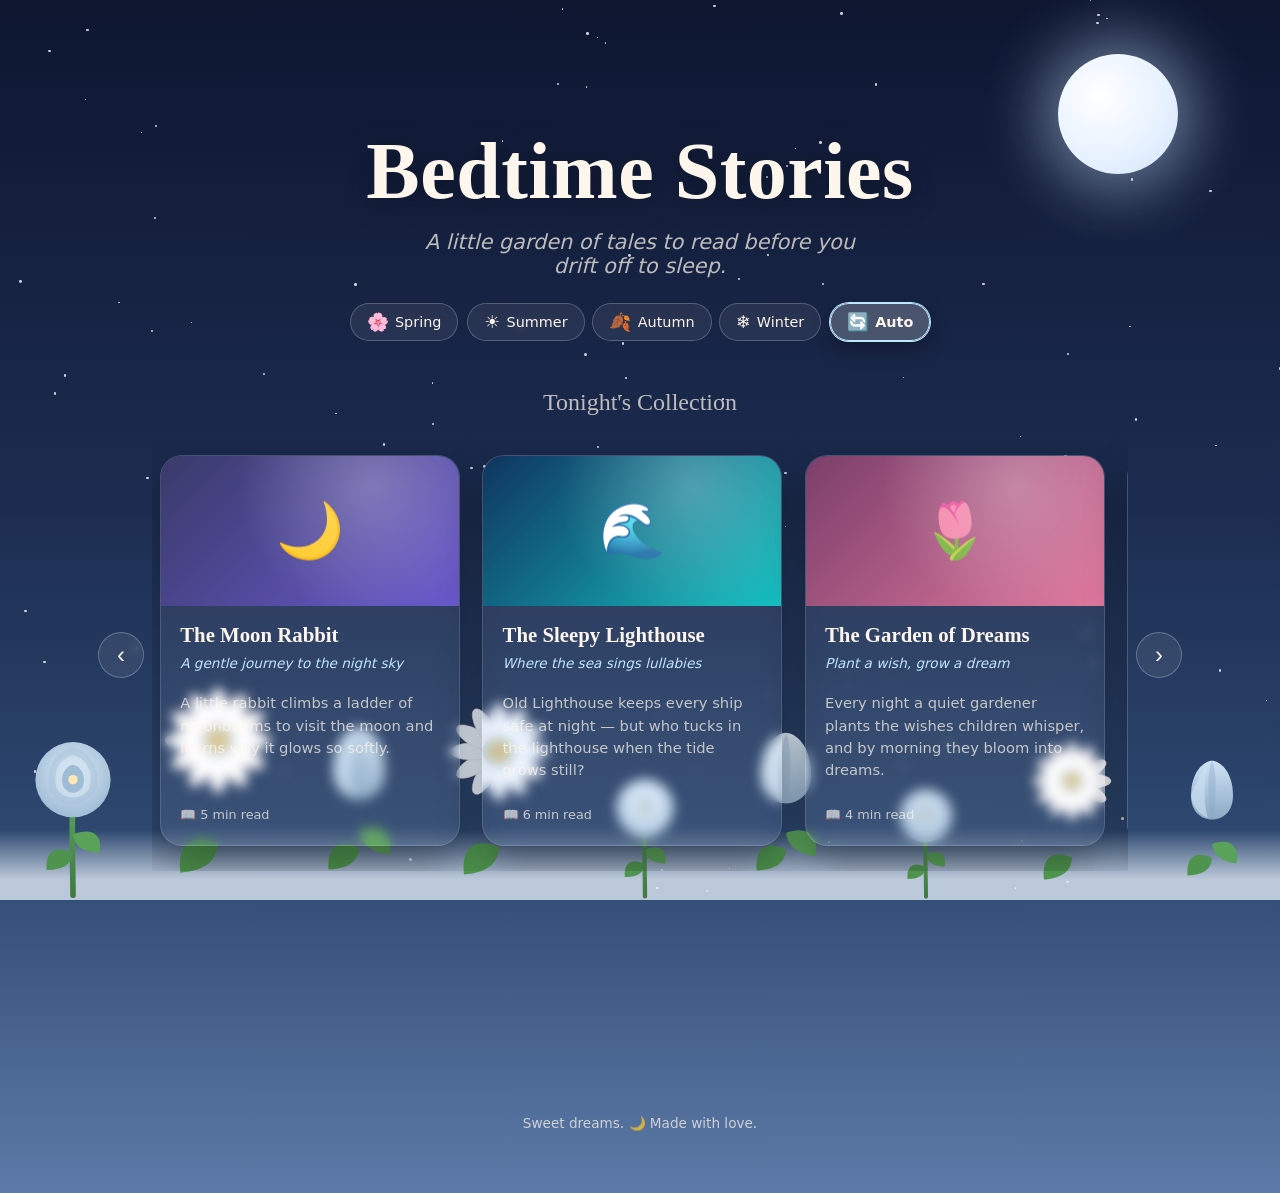
<file: index.html>
<!DOCTYPE html>
<html lang="en">
<head>
  <meta charset="UTF-8">
  <meta name="viewport" content="width=device-width, initial-scale=1.0">
  <title>Bedtime Stories</title>
  <meta name="description" content="A cozy collection of bedtime stories to drift off to.">
  <link rel="stylesheet" href="assets/css/style.css">
  <link rel="icon" href="data:image/svg+xml,<svg xmlns='http://www.w3.org/2000/svg' viewBox='0 0 100 100'><text y='.9em' font-size='90'>🌙</text></svg>">
</head>
<body>
  <div class="sky" aria-hidden="true"></div>
  <div class="moon-orb" aria-hidden="true"></div>

  <header class="hero">
    <h1>Bedtime Stories</h1>
    <p class="tagline">A little garden of tales to read before you drift off to sleep.</p>
    <nav class="season-selector" id="seasons" aria-label="Choose a season"></nav>
  </header>

  <main class="carousel-section">
    <h2 class="carousel-heading">Tonight's Collection</h2>
    <div class="carousel-wrap">
      <button class="nav-btn" id="prev" aria-label="Previous story">‹</button>
      <div class="carousel" id="carousel" aria-label="Story cards"></div>
      <button class="nav-btn" id="next" aria-label="Next story">›</button>
    </div>
  </main>

  <footer>
    <p>Sweet dreams. 🌙 Made with love.</p>
  </footer>

  <!-- decorative flower garden -->
  <div class="ground" aria-hidden="true"></div>
  <div class="garden" aria-hidden="true"></div>

  <script src="assets/js/stories.js"></script>
  <script src="assets/js/flowers.js"></script>
  <script src="assets/js/season.js"></script>
  <script src="assets/js/main.js"></script>
</body>
</html>
</file>
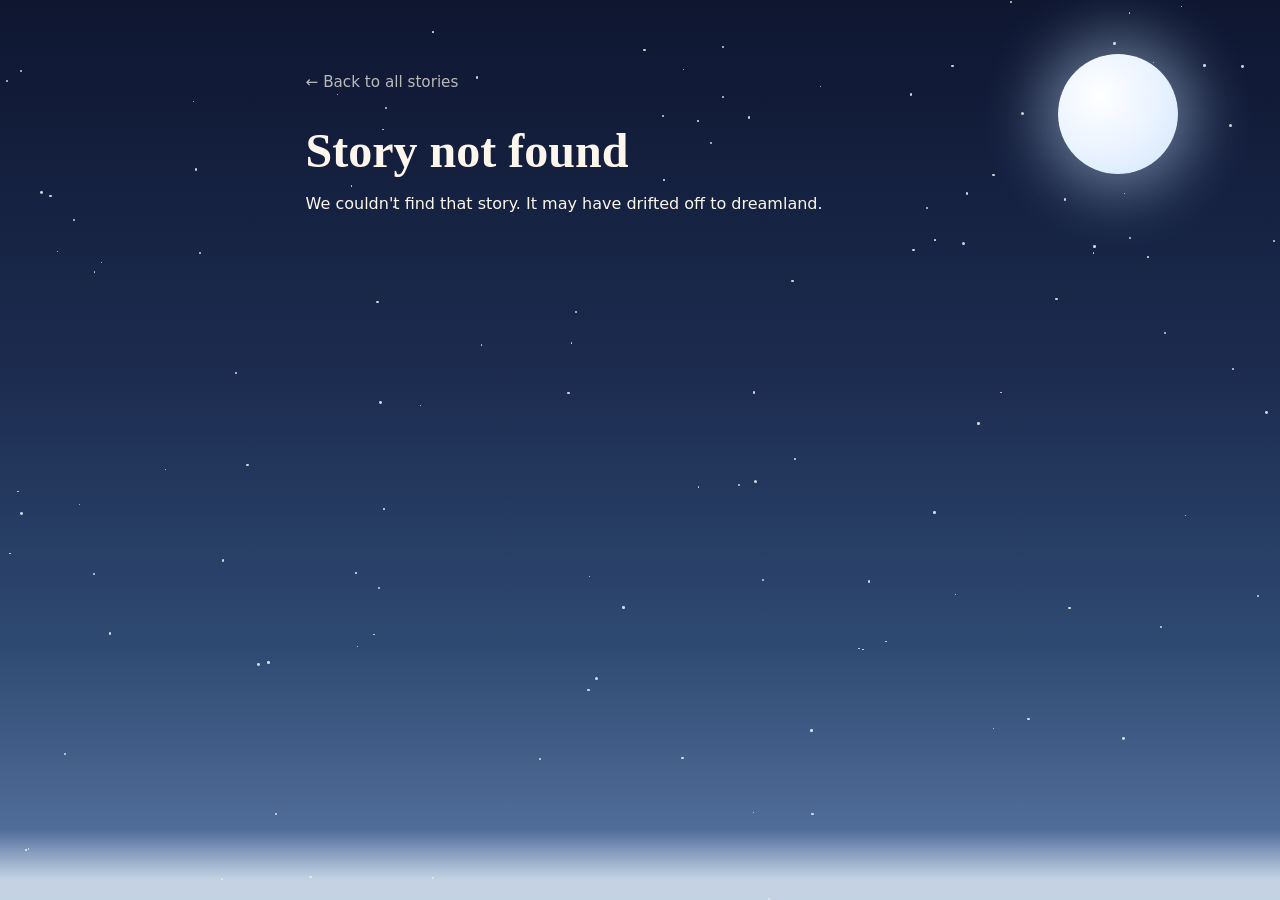
<file: story.html>
<!DOCTYPE html>
<html lang="en">
<head>
  <meta charset="UTF-8">
  <meta name="viewport" content="width=device-width, initial-scale=1.0">
  <title>Bedtime Stories</title>
  <link rel="stylesheet" href="assets/css/style.css">
  <link rel="icon" href="data:image/svg+xml,<svg xmlns='http://www.w3.org/2000/svg' viewBox='0 0 100 100'><text y='.9em' font-size='90'>🌙</text></svg>">
</head>
<body>
  <div class="sky" aria-hidden="true"></div>
  <div class="moon-orb" aria-hidden="true"></div>

  <article class="story-page" id="story-root"></article>

  <div class="ground" aria-hidden="true"></div>

  <script src="assets/js/stories.js"></script>
  <script src="assets/js/flowers.js"></script>
  <script src="assets/js/season.js"></script>
  <script src="assets/js/story.js"></script>
</body>
</html>
</file>
<file: assets/css/style.css>
/* ===========================================================
   Bedtime Stories — styles
   =========================================================== */

:root {
  --cream: #fdf6ec;
  --muted: rgba(253, 246, 236, 0.72);
  --shadow: 0 18px 40px rgba(0, 0, 0, 0.35);
  --radius: 22px;
  --serif: "Georgia", "Times New Roman", serif;
  --sans: system-ui, -apple-system, "Segoe UI", Roboto, sans-serif;

  /* themable defaults (overridden per season below) */
  --sky1: #1a1a3a;
  --sky2: #2a2a5a;
  --sky3: #4a3a6a;
  --sky4: #6a5a8a;
  --accent: #ffd6a5;
  --orb-bg: radial-gradient(circle at 35% 35%, #fffdf2, #ffe9b8 60%, #f4d58d);
  --orb-glow: rgba(255, 233, 184, 0.35);
  --ground-color: rgba(15, 30, 18, 0.85);
  --transition: 0.8s ease;
}

/* ---------- Seasonal themes ---------- */
body[data-season="spring"] {
  --sky1: #2a2342; --sky2: #4a3560; --sky3: #7a4f74; --sky4: #c98aa6;
  --accent: #ffc3dd;
  --orb-glow: rgba(255, 200, 222, 0.4);
  --ground-color: rgba(28, 46, 30, 0.85);
}
body[data-season="summer"] {
  --sky1: #1d2a55; --sky2: #3b3f7a; --sky3: #8a4f6a; --sky4: #e8915f;
  --accent: #ffe08a;
  --orb-bg: radial-gradient(circle at 35% 35%, #fff6d8, #ffd27a 55%, #ff9e57);
  --orb-glow: rgba(255, 180, 110, 0.45);
  --ground-color: rgba(30, 42, 22, 0.85);
}
body[data-season="autumn"] {
  --sky1: #2a1d33; --sky2: #4a2c3a; --sky3: #7a4630; --sky4: #c47a3a;
  --accent: #ffb066;
  --orb-bg: radial-gradient(circle at 35% 35%, #fff1d6, #ffcf94 60%, #f0a85a);
  --orb-glow: rgba(255, 170, 90, 0.4);
  --ground-color: rgba(40, 28, 16, 0.88);
}
body[data-season="winter"] {
  --sky1: #0e1630; --sky2: #1c2c50; --sky3: #2f4a72; --sky4: #5d7aa8;
  --accent: #bfe6ff;
  --orb-bg: radial-gradient(circle at 35% 35%, #ffffff, #e6f1ff 60%, #cfe2f5);
  --orb-glow: rgba(200, 226, 255, 0.45);
  --ground-color: rgba(225, 235, 245, 0.78);
}

* { box-sizing: border-box; }

html { scroll-behavior: smooth; }

body {
  margin: 0;
  min-height: 100vh;
  font-family: var(--sans);
  color: var(--cream);
  background: linear-gradient(180deg,
      var(--sky1) 0%,
      var(--sky2) 42%,
      var(--sky3) 72%,
      var(--sky4) 100%);
  overflow-x: hidden;
  transition: background var(--transition);
}

/* ---------- Starry sky ---------- */
.sky {
  position: fixed;
  inset: 0;
  z-index: 0;
  pointer-events: none;
  overflow: hidden;
}
.star {
  position: absolute;
  width: 2px;
  height: 2px;
  background: #fff;
  border-radius: 50%;
  opacity: 0.8;
  animation: twinkle var(--dur, 4s) ease-in-out infinite;
}
@keyframes twinkle {
  0%, 100% { opacity: 0.15; transform: scale(0.7); }
  50%      { opacity: 0.95; transform: scale(1.2); }
}
.moon-orb {
  position: fixed;
  top: 6vh;
  right: 8vw;
  width: 120px;
  height: 120px;
  border-radius: 50%;
  background: var(--orb-bg);
  box-shadow: 0 0 60px 18px var(--orb-glow);
  z-index: 0;
  transition: background var(--transition), box-shadow var(--transition);
}

/* ---------- Hero ---------- */
.hero {
  position: relative;
  z-index: 1;
  text-align: center;
  padding: 14vh 1.5rem 2rem;
}
.hero h1 {
  font-family: var(--serif);
  font-size: clamp(2.6rem, 7vw, 5rem);
  margin: 0;
  letter-spacing: 0.5px;
  text-shadow: 0 4px 24px rgba(0, 0, 0, 0.4);
}
.hero .tagline {
  font-size: clamp(1rem, 2.4vw, 1.3rem);
  color: var(--muted);
  margin: 0.8rem auto 0;
  max-width: 36ch;
  font-style: italic;
}

/* ---------- Carousel ---------- */
.carousel-section {
  position: relative;
  z-index: 1;
  padding: 1rem 0 22vh;
}
.carousel-heading {
  text-align: center;
  font-family: var(--serif);
  font-size: 1.5rem;
  margin: 0 0 1.4rem;
  color: var(--muted);
  font-weight: normal;
}
.carousel-wrap {
  display: flex;
  align-items: center;
  gap: 0.5rem;
  max-width: 1100px;
  margin: 0 auto;
  padding: 0 0.5rem;
}
.carousel {
  display: flex;
  gap: 1.4rem;
  overflow-x: auto;
  scroll-snap-type: x mandatory;
  scroll-behavior: smooth;
  padding: 1rem 0.5rem 1.6rem;
  flex: 1;
  scrollbar-width: none;
}
.carousel::-webkit-scrollbar { display: none; }

.card {
  scroll-snap-align: center;
  flex: 0 0 clamp(240px, 72vw, 300px);
  background: rgba(255, 255, 255, 0.06);
  border: 1px solid rgba(255, 255, 255, 0.14);
  border-radius: var(--radius);
  overflow: hidden;
  box-shadow: var(--shadow);
  text-decoration: none;
  color: inherit;
  display: flex;
  flex-direction: column;
  backdrop-filter: blur(6px);
  transition: transform 0.3s ease, box-shadow 0.3s ease;
}
.card:hover, .card:focus-visible {
  transform: translateY(-8px) scale(1.02);
  box-shadow: 0 26px 50px rgba(0, 0, 0, 0.45);
  outline: none;
}
.card-cover {
  height: 150px;
  display: flex;
  align-items: center;
  justify-content: center;
  font-size: 3.4rem;
  position: relative;
}
.card-cover::after {
  content: "";
  position: absolute;
  inset: 0;
  background: radial-gradient(circle at 70% 20%, rgba(255,255,255,0.25), transparent 55%);
}
.card-body {
  padding: 1.1rem 1.2rem 1.4rem;
  display: flex;
  flex-direction: column;
  gap: 0.45rem;
  flex: 1;
}
.card-body h3 {
  font-family: var(--serif);
  margin: 0;
  font-size: 1.3rem;
}
.card-subtitle {
  font-size: 0.85rem;
  color: var(--accent);
  font-style: italic;
}
.card-excerpt {
  font-size: 0.92rem;
  color: var(--muted);
  line-height: 1.5;
  flex: 1;
}
.card-meta {
  font-size: 0.8rem;
  color: var(--muted);
  display: flex;
  align-items: center;
  gap: 0.4rem;
  margin-top: 0.3rem;
}

.nav-btn {
  flex: 0 0 auto;
  width: 46px;
  height: 46px;
  border-radius: 50%;
  border: 1px solid rgba(255, 255, 255, 0.25);
  background: rgba(255, 255, 255, 0.08);
  color: var(--cream);
  font-size: 1.5rem;
  cursor: pointer;
  display: grid;
  place-items: center;
  transition: background 0.2s ease, transform 0.2s ease;
  backdrop-filter: blur(4px);
}
.nav-btn:hover { background: rgba(255, 255, 255, 0.2); transform: scale(1.08); }
.nav-btn:active { transform: scale(0.95); }

/* ---------- Flower garden border ---------- */
.garden {
  position: fixed;
  left: 0;
  right: 0;
  bottom: 0;
  height: 220px;
  z-index: 0;
  pointer-events: none;
  display: flex;
  align-items: flex-end;
  justify-content: space-around;
  overflow: hidden;
}
.garden .flower {
  transform-origin: bottom center;
  animation: sway var(--sway, 6s) ease-in-out infinite alternate;
}
.garden .flower:nth-child(odd) { animation-delay: -1.5s; }
.garden .flower:nth-child(3n) { animation-delay: -3s; }
@keyframes sway {
  from { transform: rotate(-3deg); }
  to   { transform: rotate(3deg); }
}
.ground {
  position: fixed;
  left: 0;
  right: 0;
  bottom: 0;
  height: 70px;
  z-index: 0;
  background: linear-gradient(180deg, transparent, var(--ground-color) 70%);
  pointer-events: none;
  transition: background var(--transition);
}

/* floating petals */
.petal {
  position: fixed;
  top: -40px;
  z-index: 0;
  font-size: 1.2rem;
  pointer-events: none;
  animation: fall linear infinite;
  opacity: 0.7;
}
@keyframes fall {
  0%   { transform: translateY(0) rotate(0deg); opacity: 0; }
  10%  { opacity: 0.7; }
  100% { transform: translateY(105vh) rotate(360deg); opacity: 0; }
}

/* ---------- Story page ---------- */
.story-page {
  position: relative;
  z-index: 1;
  max-width: 720px;
  margin: 0 auto;
  padding: 8vh 1.6rem 24vh;
}
.back-link {
  display: inline-flex;
  align-items: center;
  gap: 0.4rem;
  color: var(--muted);
  text-decoration: none;
  font-size: 0.95rem;
  margin-bottom: 2rem;
}
.back-link:hover { color: var(--cream); }
.story-cover {
  height: 180px;
  border-radius: var(--radius);
  display: flex;
  align-items: center;
  justify-content: center;
  font-size: 5rem;
  margin-bottom: 1.6rem;
  box-shadow: var(--shadow);
}
.story-page h1 {
  font-family: var(--serif);
  font-size: clamp(2rem, 5vw, 3rem);
  margin: 0 0 0.3rem;
}
.story-page .subtitle {
  color: var(--accent);
  font-style: italic;
  margin: 0 0 0.4rem;
}
.story-page .meta {
  color: var(--muted);
  font-size: 0.9rem;
  margin: 0 0 2rem;
}
.story-content p {
  font-family: var(--serif);
  font-size: 1.18rem;
  line-height: 1.85;
  margin: 0 0 1.4rem;
  color: #f3ebe0;
}
.story-content p:first-of-type::first-letter {
  font-size: 3.2rem;
  float: left;
  line-height: 0.8;
  padding: 0.1rem 0.6rem 0 0;
  font-family: var(--serif);
  color: var(--accent);
}
.story-end {
  text-align: center;
  margin-top: 3rem;
  color: var(--muted);
  font-style: italic;
  font-family: var(--serif);
}

footer {
  position: relative;
  z-index: 1;
  text-align: center;
  color: var(--muted);
  font-size: 0.85rem;
  padding: 2rem 1rem 3rem;
}

/* ---------- Season selector ---------- */
.season-selector {
  position: relative;
  z-index: 2;
  display: flex;
  justify-content: center;
  flex-wrap: wrap;
  gap: 0.5rem;
  margin: 1.6rem auto 0;
  padding: 0 1rem;
}
.season-btn {
  display: inline-flex;
  align-items: center;
  gap: 0.4rem;
  padding: 0.5rem 1rem;
  border-radius: 999px;
  border: 1px solid rgba(255, 255, 255, 0.22);
  background: rgba(255, 255, 255, 0.07);
  color: var(--cream);
  font-size: 0.9rem;
  font-family: var(--sans);
  cursor: pointer;
  backdrop-filter: blur(4px);
  transition: background 0.2s ease, transform 0.2s ease, border-color 0.2s ease;
}
.season-btn:hover { background: rgba(255, 255, 255, 0.16); transform: translateY(-2px); }
.season-btn .season-emoji { font-size: 1.1rem; }
.season-btn[aria-pressed="true"] {
  background: rgba(255, 255, 255, 0.22);
  border-color: var(--accent);
  box-shadow: 0 0 0 1px var(--accent), 0 8px 20px rgba(0, 0, 0, 0.3);
  font-weight: 600;
}

@media (prefers-reduced-motion: reduce) {
  *, *::after { animation: none !important; }
}
</file>
